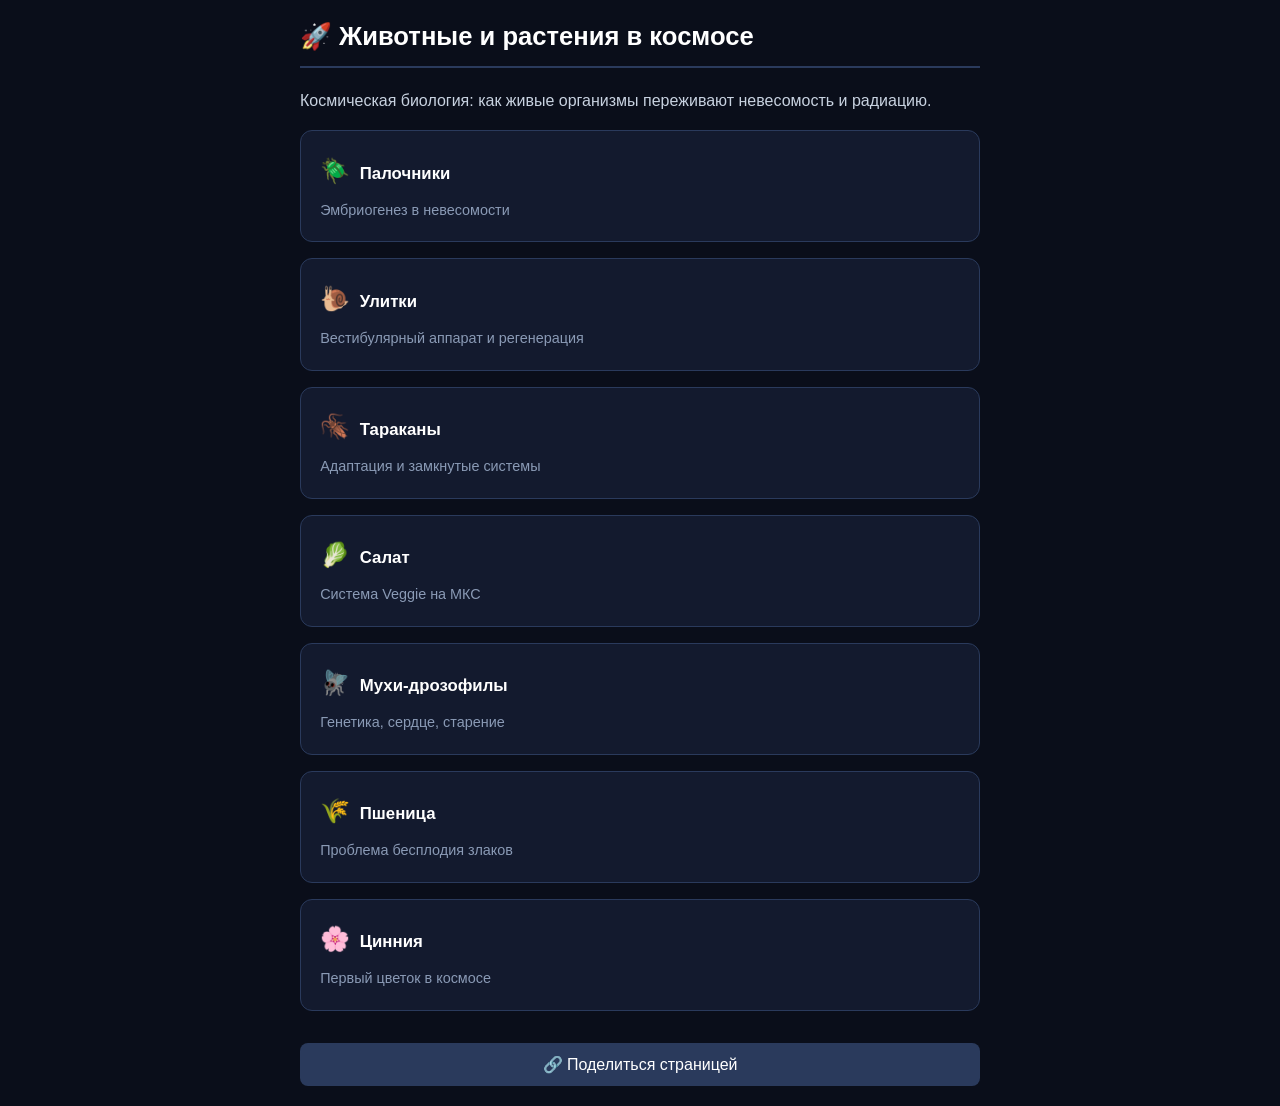
<file: index.html>
<!DOCTYPE html>
<html lang="ru">
<head>
  <meta charset="UTF-8">
  <meta name="viewport" content="width=device-width, initial-scale=1.0">
  <title>Животные и растения в космосе</title>
  <link rel="stylesheet" href="style.css">
</head>
<body>
  <h1>🚀 Животные и растения в космосе</h1>
  <p>Космическая биология: как живые организмы переживают невесомость и радиацию.</p>

  <a href="stick-insects.html" class="menu-card">
    <h3><span class="emoji">🪲</span>Палочники</h3>
    <p>Эмбриогенез в невесомости</p>
  </a>

  <a href="snails.html" class="menu-card">
    <h3><span class="emoji">🐌</span>Улитки</h3>
    <p>Вестибулярный аппарат и регенерация</p>
  </a>

  <a href="cockroaches.html" class="menu-card">
    <h3><span class="emoji">🪳</span>Тараканы</h3>
    <p>Адаптация и замкнутые системы</p>
  </a>

  <a href="lettuce.html" class="menu-card">
    <h3><span class="emoji">🥬</span>Салат</h3>
    <p>Система Veggie на МКС</p>
  </a>

  <a href="fruit-flies.html" class="menu-card">
    <h3><span class="emoji">🪰</span>Мухи-дрозофилы</h3>
    <p>Генетика, сердце, старение</p>
  </a>

  <a href="wheat.html" class="menu-card">
    <h3><span class="emoji">🌾</span>Пшеница</h3>
    <p>Проблема бесплодия злаков</p>
  </a>

  <a href="zinnia.html" class="menu-card">
    <h3><span class="emoji">🌸</span>Цинния</h3>
    <p>Первый цветок в космосе</p>
  </a>

  <button class="share-btn" onclick="sharePage()">🔗 Поделиться страницей</button>

  <script>
    function sharePage() {
      if (navigator.share) {
        navigator.share({ title: document.title, url: location.href });
      } else {
        navigator.clipboard.writeText(location.href);
        alert('Ссылка скопирована!');
      }
    }
  </script>
</body>
</html>
</file>
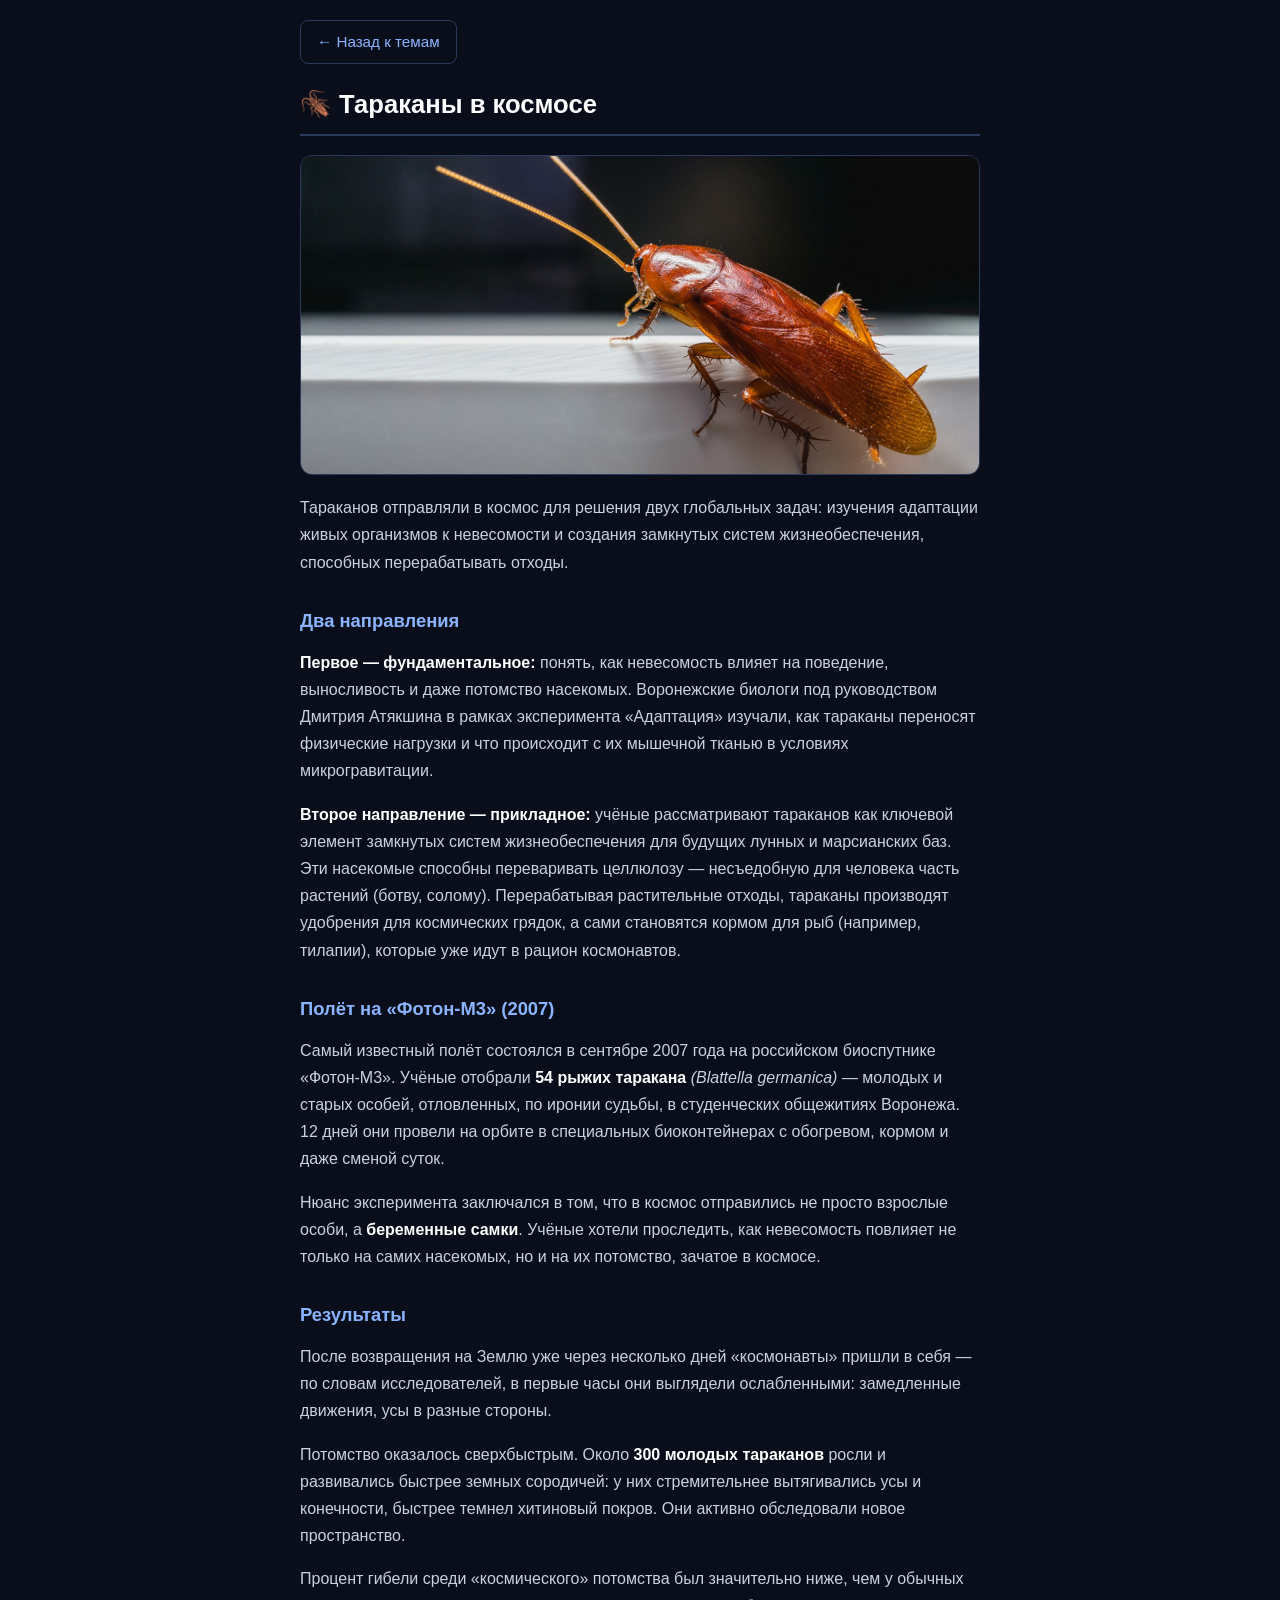
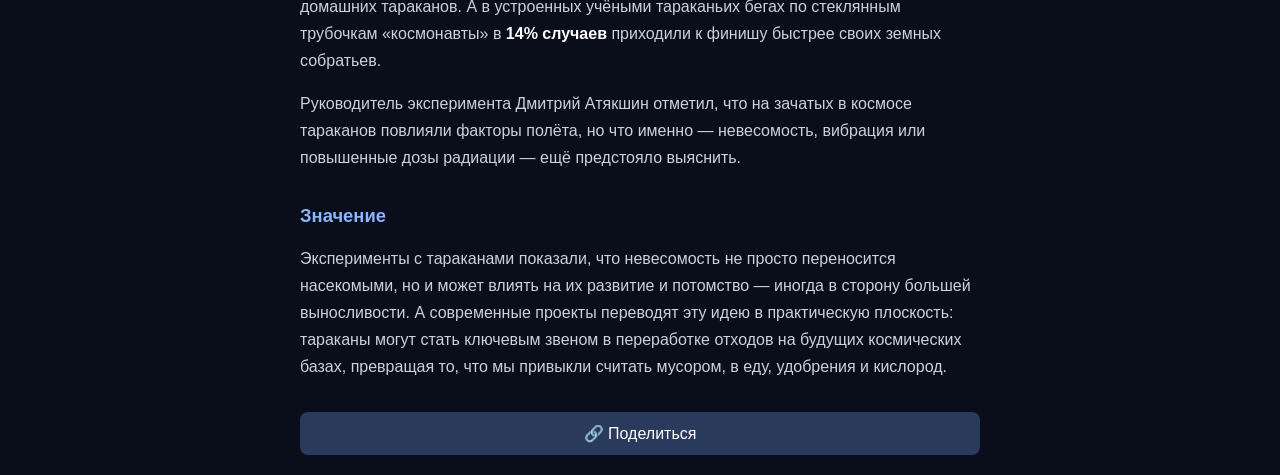
<file: cockroaches.html>
<!DOCTYPE html>
<html lang="ru">
<head>
  <meta charset="UTF-8">
  <meta name="viewport" content="width=device-width, initial-scale=1.0">
  <title>Тараканы в космосе</title>
  <link rel="stylesheet" href="style.css">
</head>
<body>
  <a href="index.html" class="back-link">← Назад к темам</a>
  <h1>🪳 Тараканы в космосе</h1>
<img src="images/cockroach.jpg" alt="Таракан" class="hero">

  <p>Тараканов отправляли в космос для решения двух глобальных задач: изучения адаптации живых организмов к невесомости и создания замкнутых систем жизнеобеспечения, способных перерабатывать отходы.</p>

  <h2>Два направления</h2>
  <p><strong>Первое — фундаментальное:</strong> понять, как невесомость влияет на поведение, выносливость и даже потомство насекомых. Воронежские биологи под руководством Дмитрия Атякшина в рамках эксперимента «Адаптация» изучали, как тараканы переносят физические нагрузки и что происходит с их мышечной тканью в условиях микрогравитации.</p>

  <p><strong>Второе направление — прикладное:</strong> учёные рассматривают тараканов как ключевой элемент замкнутых систем жизнеобеспечения для будущих лунных и марсианских баз. Эти насекомые способны переваривать целлюлозу — несъедобную для человека часть растений (ботву, солому). Перерабатывая растительные отходы, тараканы производят удобрения для космических грядок, а сами становятся кормом для рыб (например, тилапии), которые уже идут в рацион космонавтов.</p>

  <h2>Полёт на «Фотон-М3» (2007)</h2>
  <p>Самый известный полёт состоялся в сентябре 2007 года на российском биоспутнике «Фотон-М3». Учёные отобрали <strong>54 рыжих таракана</strong> <em>(Blattella germanica)</em> — молодых и старых особей, отловленных, по иронии судьбы, в студенческих общежитиях Воронежа. 12 дней они провели на орбите в специальных биоконтейнерах с обогревом, кормом и даже сменой суток.</p>

  <p>Нюанс эксперимента заключался в том, что в космос отправились не просто взрослые особи, а <strong>беременные самки</strong>. Учёные хотели проследить, как невесомость повлияет не только на самих насекомых, но и на их потомство, зачатое в космосе.</p>

  <h2>Результаты</h2>
  <p>После возвращения на Землю уже через несколько дней «космонавты» пришли в себя — по словам исследователей, в первые часы они выглядели ослабленными: замедленные движения, усы в разные стороны.</p>

  <p>Потомство оказалось сверхбыстрым. Около <strong>300 молодых тараканов</strong> росли и развивались быстрее земных сородичей: у них стремительнее вытягивались усы и конечности, быстрее темнел хитиновый покров. Они активно обследовали новое пространство.</p>

  <p>Процент гибели среди «космического» потомства был значительно ниже, чем у обычных домашних тараканов. А в устроенных учёными тараканьих бегах по стеклянным трубочкам «космонавты» в <strong>14% случаев</strong> приходили к финишу быстрее своих земных собратьев.</p>

  <p>Руководитель эксперимента Дмитрий Атякшин отметил, что на зачатых в космосе тараканов повлияли факторы полёта, но что именно — невесомость, вибрация или повышенные дозы радиации — ещё предстояло выяснить.</p>

  <h2>Значение</h2>
  <p>Эксперименты с тараканами показали, что невесомость не просто переносится насекомыми, но и может влиять на их развитие и потомство — иногда в сторону большей выносливости. А современные проекты переводят эту идею в практическую плоскость: тараканы могут стать ключевым звеном в переработке отходов на будущих космических базах, превращая то, что мы привыкли считать мусором, в еду, удобрения и кислород.</p>

  <button class="share-btn" onclick="sharePage()">🔗 Поделиться</button>
  <script>
    function sharePage() {
      if (navigator.share) navigator.share({ title: document.title, url: location.href });
      else { navigator.clipboard.writeText(location.href); alert('Ссылка скопирована!'); }
    }
  </script>
</body>
</html>
</file>
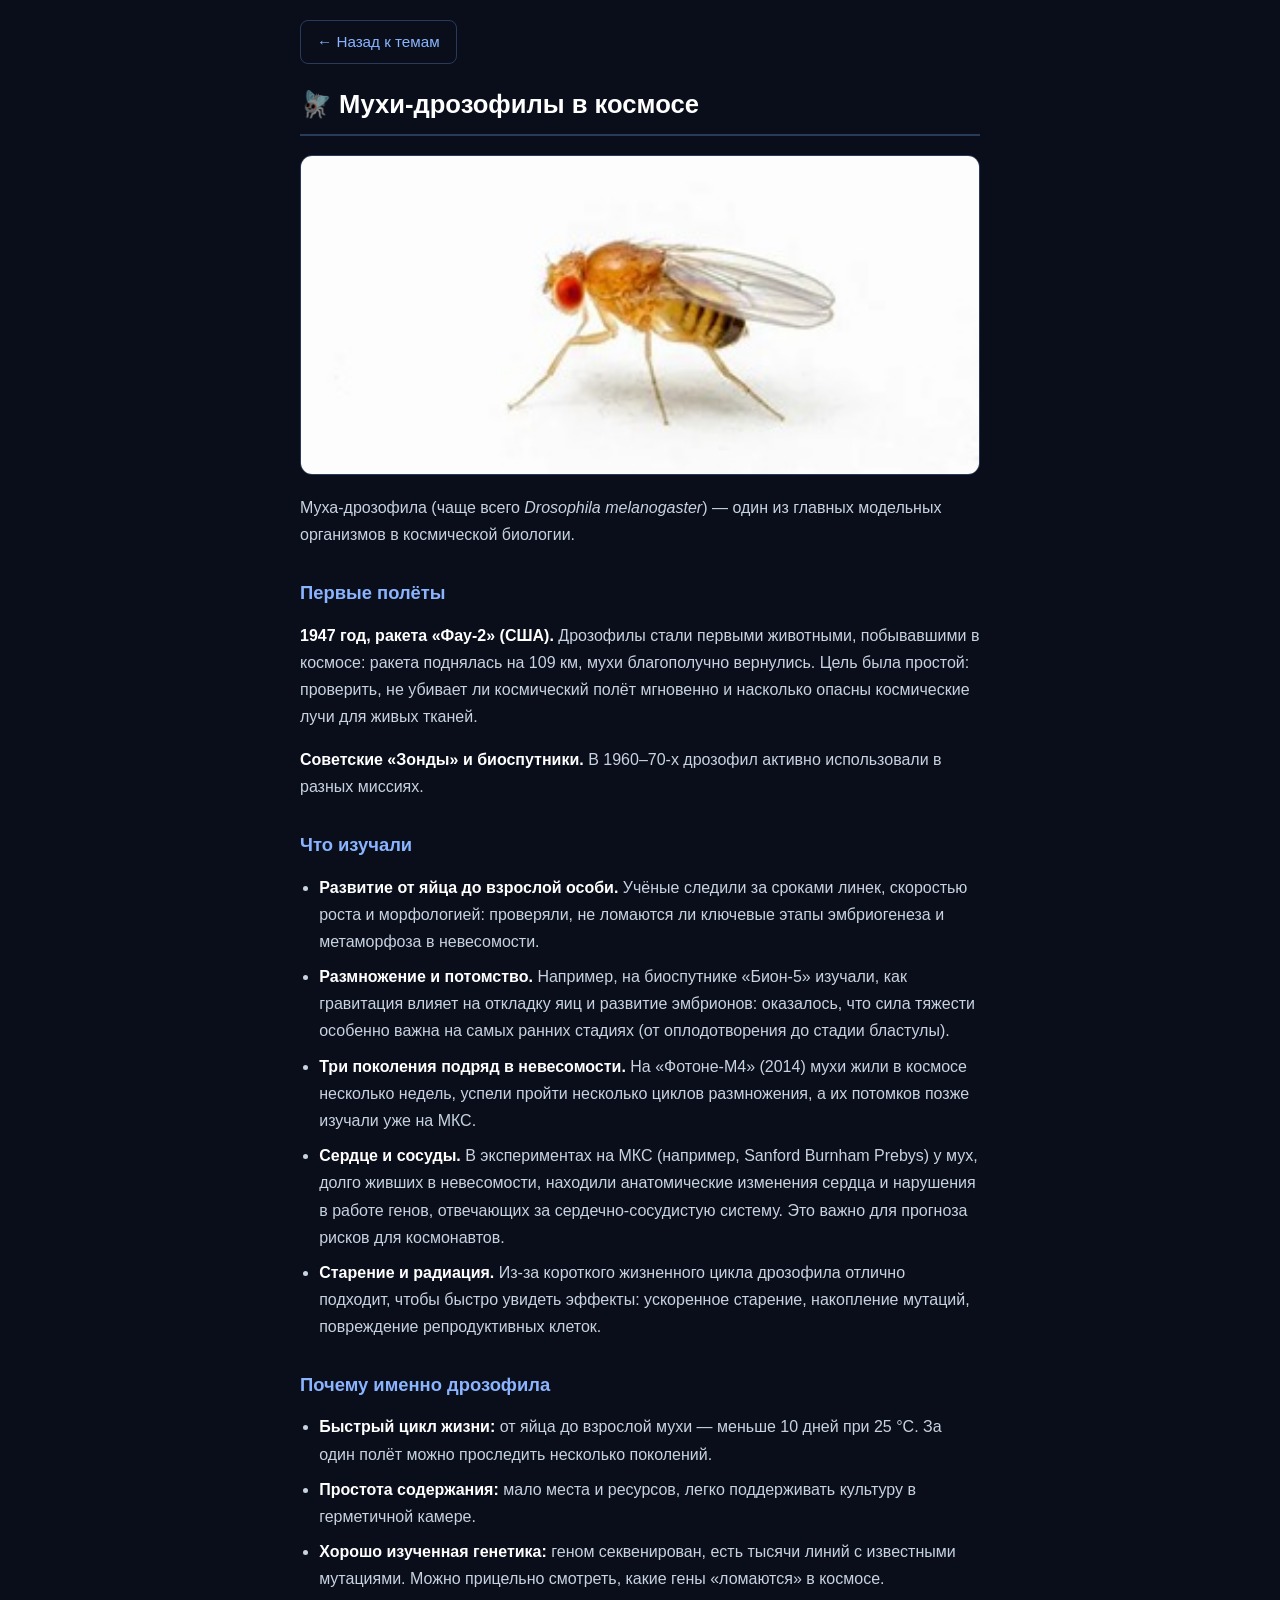
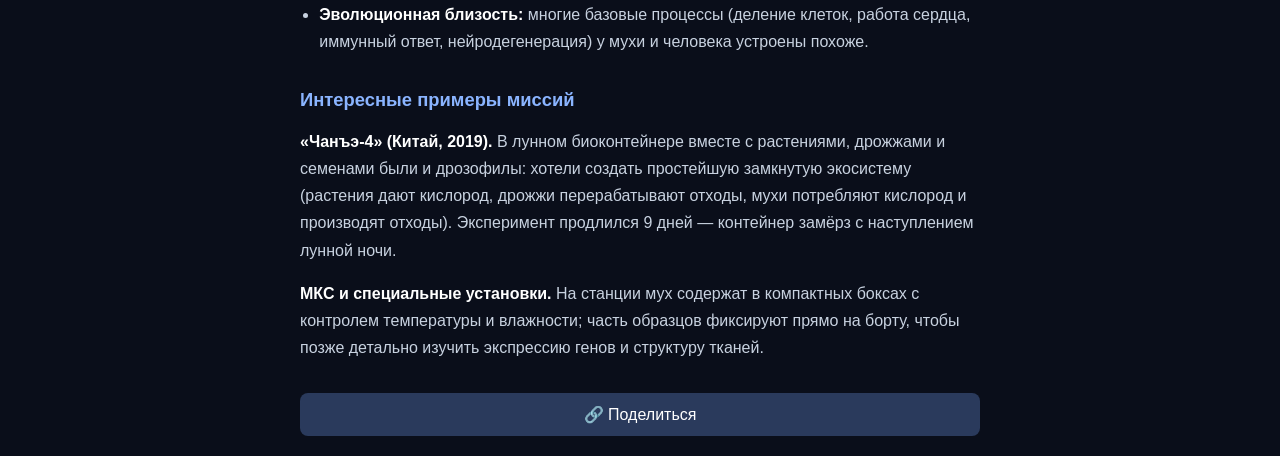
<file: fruit-flies.html>
<!DOCTYPE html>
<html lang="ru">
<head>
  <meta charset="UTF-8">
  <meta name="viewport" content="width=device-width, initial-scale=1.0">
  <title>Мухи-дрозофилы в космосе</title>
  <link rel="stylesheet" href="style.css">
</head>
<body>
  <a href="index.html" class="back-link">← Назад к темам</a>
  <h1>🪰 Мухи-дрозофилы в космосе</h1>
<img src="images/fruit-fly.jpg" alt="Муха-дрозофила" class="hero">
  <p>Муха-дрозофила (чаще всего <em>Drosophila melanogaster</em>) — один из главных модельных организмов в космической биологии.</p>

  <h2>Первые полёты</h2>
  <p><strong>1947 год, ракета «Фау-2» (США).</strong> Дрозофилы стали первыми животными, побывавшими в космосе: ракета поднялась на 109 км, мухи благополучно вернулись. Цель была простой: проверить, не убивает ли космический полёт мгновенно и насколько опасны космические лучи для живых тканей.</p>

  <p><strong>Советские «Зонды» и биоспутники.</strong> В 1960–70-х дрозофил активно использовали в разных миссиях.</p>

  <h2>Что изучали</h2>
  <ul>
    <li><strong>Развитие от яйца до взрослой особи.</strong> Учёные следили за сроками линек, скоростью роста и морфологией: проверяли, не ломаются ли ключевые этапы эмбриогенеза и метаморфоза в невесомости.</li>
    <li><strong>Размножение и потомство.</strong> Например, на биоспутнике «Бион-5» изучали, как гравитация влияет на откладку яиц и развитие эмбрионов: оказалось, что сила тяжести особенно важна на самых ранних стадиях (от оплодотворения до стадии бластулы).</li>
    <li><strong>Три поколения подряд в невесомости.</strong> На «Фотоне-М4» (2014) мухи жили в космосе несколько недель, успели пройти несколько циклов размножения, а их потомков позже изучали уже на МКС.</li>
    <li><strong>Сердце и сосуды.</strong> В экспериментах на МКС (например, Sanford Burnham Prebys) у мух, долго живших в невесомости, находили анатомические изменения сердца и нарушения в работе генов, отвечающих за сердечно-сосудистую систему. Это важно для прогноза рисков для космонавтов.</li>
    <li><strong>Старение и радиация.</strong> Из-за короткого жизненного цикла дрозофила отлично подходит, чтобы быстро увидеть эффекты: ускоренное старение, накопление мутаций, повреждение репродуктивных клеток.</li>
  </ul>

  <h2>Почему именно дрозофила</h2>
  <ul>
    <li><strong>Быстрый цикл жизни:</strong> от яйца до взрослой мухи — меньше 10 дней при 25 °С. За один полёт можно проследить несколько поколений.</li>
    <li><strong>Простота содержания:</strong> мало места и ресурсов, легко поддерживать культуру в герметичной камере.</li>
    <li><strong>Хорошо изученная генетика:</strong> геном секвенирован, есть тысячи линий с известными мутациями. Можно прицельно смотреть, какие гены «ломаются» в космосе.</li>
    <li><strong>Эволюционная близость:</strong> многие базовые процессы (деление клеток, работа сердца, иммунный ответ, нейродегенерация) у мухи и человека устроены похоже.</li>
  </ul>

  <h2>Интересные примеры миссий</h2>
  <p><strong>«Чанъэ-4» (Китай, 2019).</strong> В лунном биоконтейнере вместе с растениями, дрожжами и семенами были и дрозофилы: хотели создать простейшую замкнутую экосистему (растения дают кислород, дрожжи перерабатывают отходы, мухи потребляют кислород и производят отходы). Эксперимент продлился 9 дней — контейнер замёрз с наступлением лунной ночи.</p>

  <p><strong>МКС и специальные установки.</strong> На станции мух содержат в компактных боксах с контролем температуры и влажности; часть образцов фиксируют прямо на борту, чтобы позже детально изучить экспрессию генов и структуру тканей.</p>

  <button class="share-btn" onclick="sharePage()">🔗 Поделиться</button>
  <script>
    function sharePage() {
      if (navigator.share) navigator.share({ title: document.title, url: location.href });
      else { navigator.clipboard.writeText(location.href); alert('Ссылка скопирована!'); }
    }
  </script>
</body>
</html>
</file>
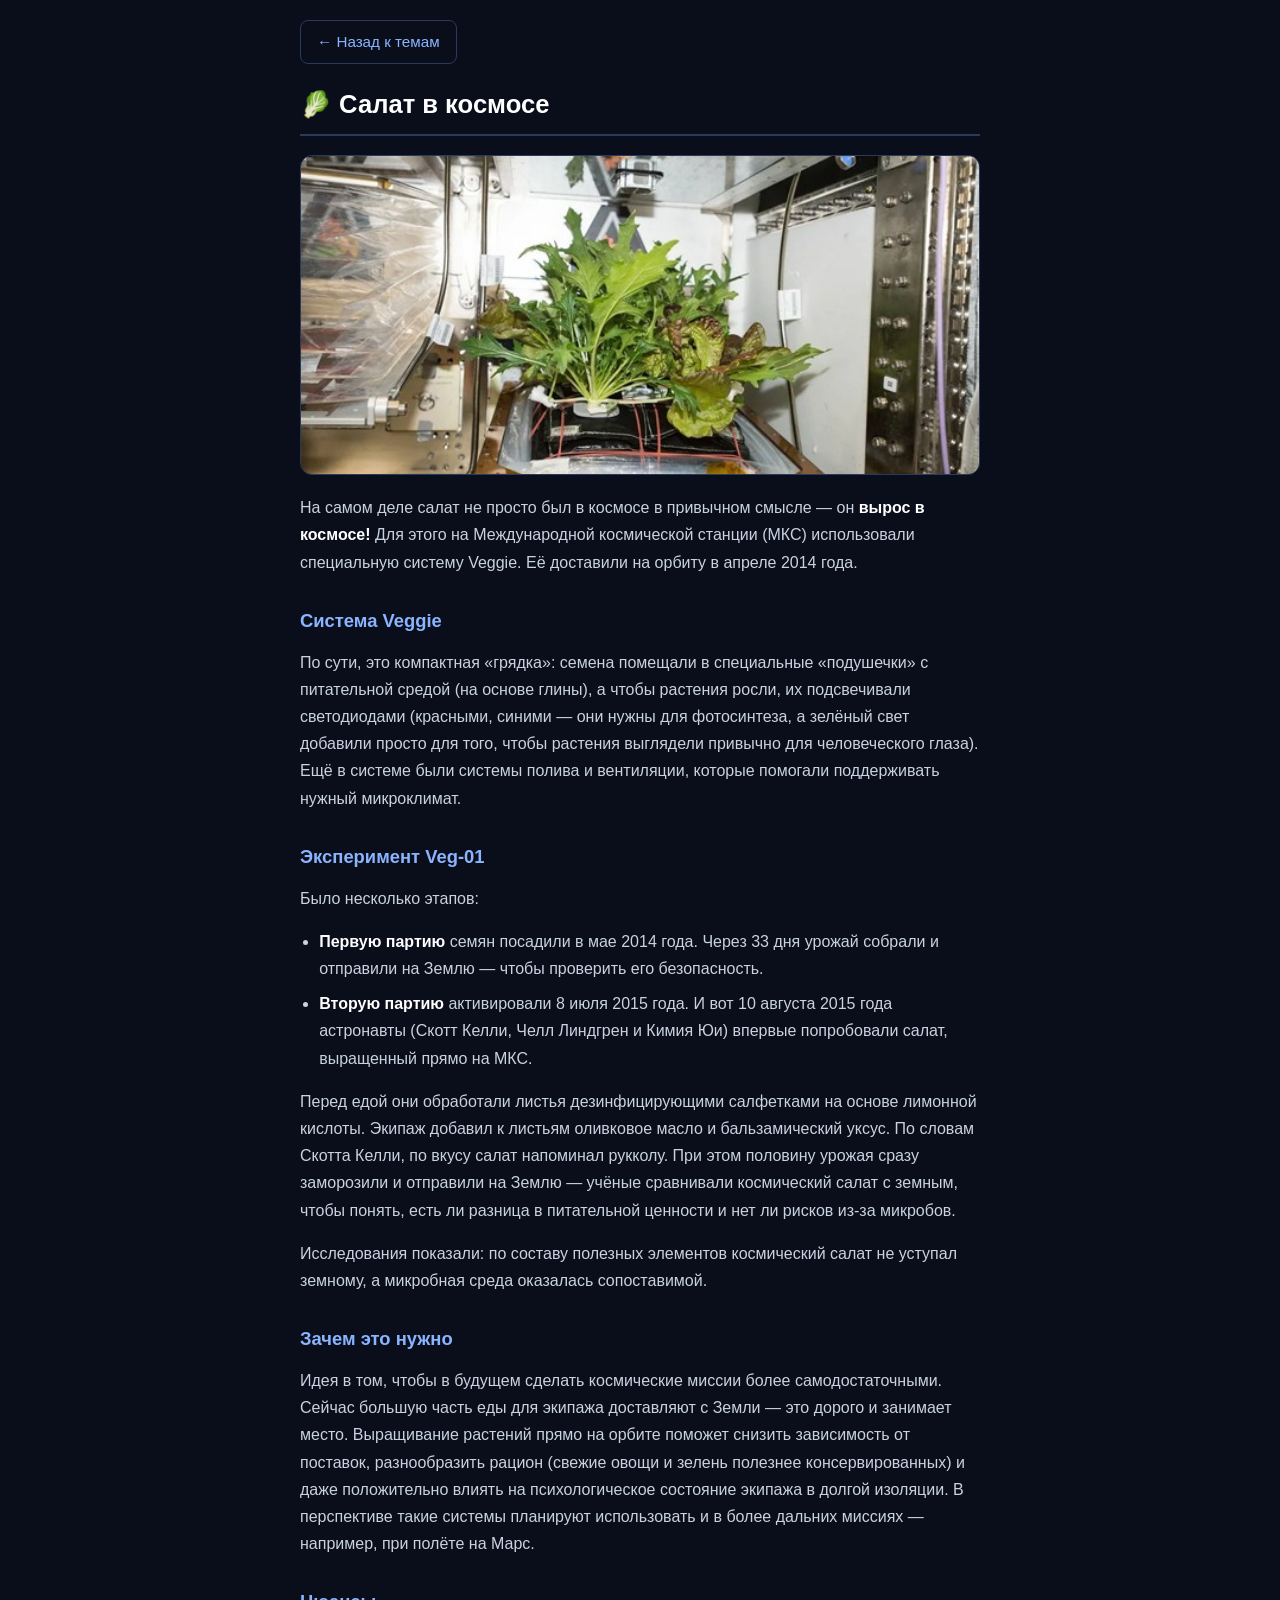
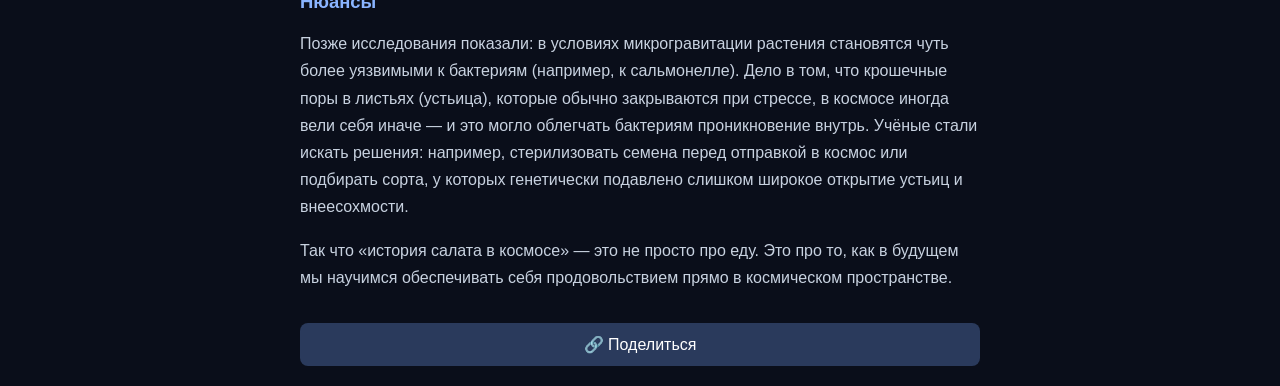
<file: lettuce.html>
<!DOCTYPE html>
<html lang="ru">
<head>
  <meta charset="UTF-8">
  <meta name="viewport" content="width=device-width, initial-scale=1.0">
  <title>Салат в космосе</title>
  <link rel="stylesheet" href="style.css">
</head>
<body>
  <a href="index.html" class="back-link">← Назад к темам</a>
  <h1>🥬 Салат в космосе</h1>
 <img src="images/lettuce.jpg" alt="Салат в системе Veggie на МКС" class="hero">
  <p>На самом деле салат не просто был в космосе в привычном смысле — он <strong>вырос в космосе!</strong> Для этого на Международной космической станции (МКС) использовали специальную систему Veggie. Её доставили на орбиту в апреле 2014 года.</p>

  <h2>Система Veggie</h2>
  <p>По сути, это компактная «грядка»: семена помещали в специальные «подушечки» с питательной средой (на основе глины), а чтобы растения росли, их подсвечивали светодиодами (красными, синими — они нужны для фотосинтеза, а зелёный свет добавили просто для того, чтобы растения выглядели привычно для человеческого глаза). Ещё в системе были системы полива и вентиляции, которые помогали поддерживать нужный микроклимат.</p>

  <h2>Эксперимент Veg-01</h2>
  <p>Было несколько этапов:</p>
  <ul>
    <li><strong>Первую партию</strong> семян посадили в мае 2014 года. Через 33 дня урожай собрали и отправили на Землю — чтобы проверить его безопасность.</li>
    <li><strong>Вторую партию</strong> активировали 8 июля 2015 года. И вот 10 августа 2015 года астронавты (Скотт Келли, Челл Линдгрен и Кимия Юи) впервые попробовали салат, выращенный прямо на МКС.</li>
  </ul>

  <p>Перед едой они обработали листья дезинфицирующими салфетками на основе лимонной кислоты. Экипаж добавил к листьям оливковое масло и бальзамический уксус. По словам Скотта Келли, по вкусу салат напоминал рукколу. При этом половину урожая сразу заморозили и отправили на Землю — учёные сравнивали космический салат с земным, чтобы понять, есть ли разница в питательной ценности и нет ли рисков из-за микробов.</p>

  <p>Исследования показали: по составу полезных элементов космический салат не уступал земному, а микробная среда оказалась сопоставимой.</p>

  <h2>Зачем это нужно</h2>
  <p>Идея в том, чтобы в будущем сделать космические миссии более самодостаточными. Сейчас большую часть еды для экипажа доставляют с Земли — это дорого и занимает место. Выращивание растений прямо на орбите поможет снизить зависимость от поставок, разнообразить рацион (свежие овощи и зелень полезнее консервированных) и даже положительно влиять на психологическое состояние экипажа в долгой изоляции. В перспективе такие системы планируют использовать и в более дальних миссиях — например, при полёте на Марс.</p>

  <h2>Нюансы</h2>
  <p>Позже исследования показали: в условиях микрогравитации растения становятся чуть более уязвимыми к бактериям (например, к сальмонелле). Дело в том, что крошечные поры в листьях (устьица), которые обычно закрываются при стрессе, в космосе иногда вели себя иначе — и это могло облегчать бактериям проникновение внутрь. Учёные стали искать решения: например, стерилизовать семена перед отправкой в космос или подбирать сорта, у которых генетически подавлено слишком широкое открытие устьиц и внеесохмости.</p>

  <p>Так что «история салата в космосе» — это не просто про еду. Это про то, как в будущем мы научимся обеспечивать себя продовольствием прямо в космическом пространстве.</p>

  <button class="share-btn" onclick="sharePage()">🔗 Поделиться</button>
  <script>
    function sharePage() {
      if (navigator.share) navigator.share({ title: document.title, url: location.href });
      else { navigator.clipboard.writeText(location.href); alert('Ссылка скопирована!'); }
    }
  </script>
</body>
</html>
</file>
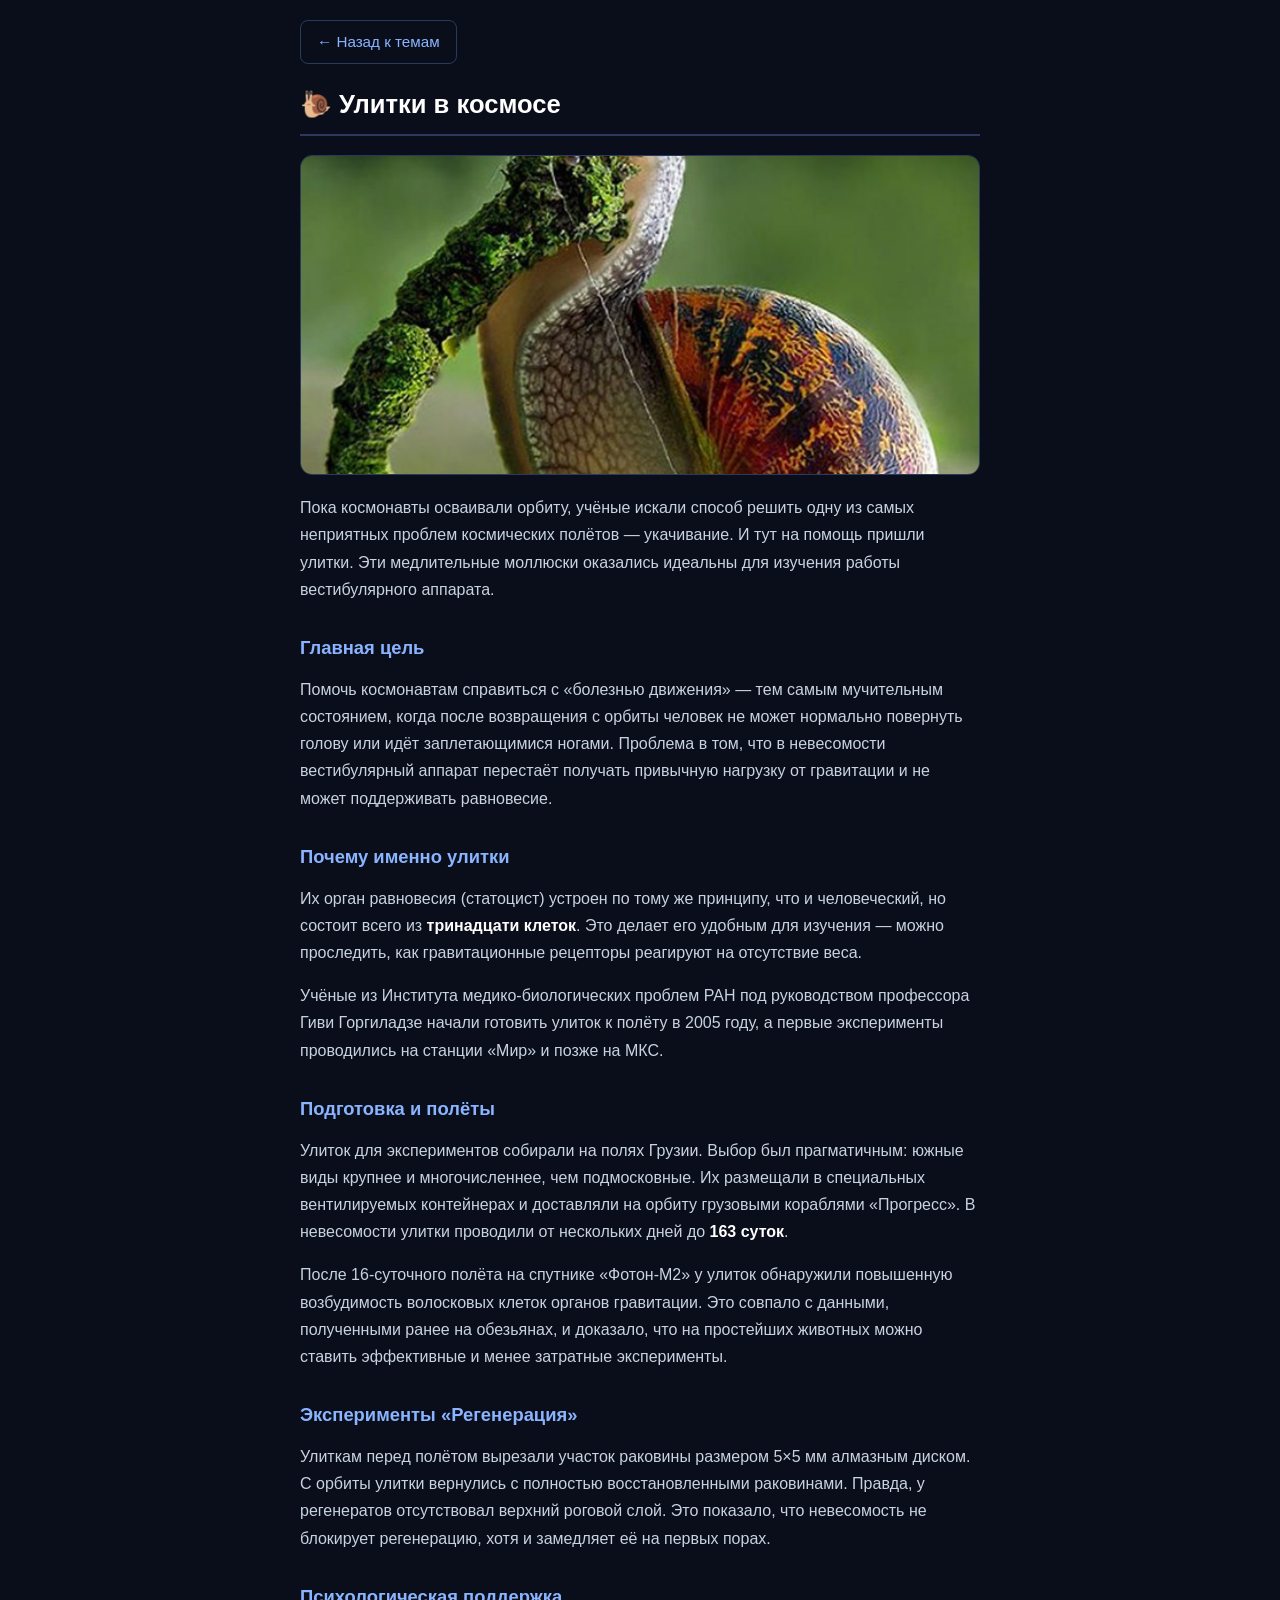
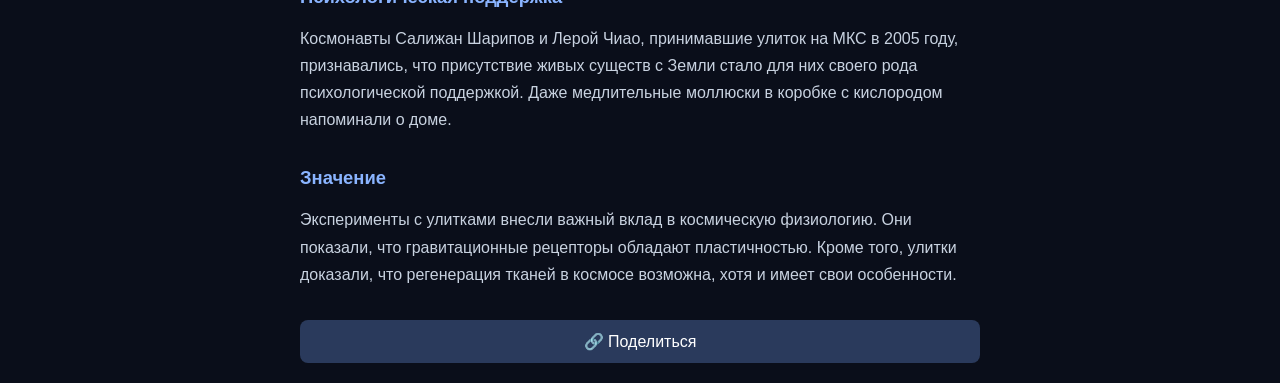
<file: snails.html>
<!DOCTYPE html>
<html lang="ru">
<head>
  <meta charset="UTF-8">
  <meta name="viewport" content="width=device-width, initial-scale=1.0">
  <title>Улитки в космосе</title>
  <link rel="stylesheet" href="style.css">
</head>
<body>
  <a href="index.html" class="back-link">← Назад к темам</a>
  <h1>🐌 Улитки в космосе</h1>
 <img src="images/snail.jpg" alt="Улитка" class="hero">

  <p>Пока космонавты осваивали орбиту, учёные искали способ решить одну из самых неприятных проблем космических полётов — укачивание. И тут на помощь пришли улитки. Эти медлительные моллюски оказались идеальны для изучения работы вестибулярного аппарата.</p>

  <h2>Главная цель</h2>
  <p>Помочь космонавтам справиться с «болезнью движения» — тем самым мучительным состоянием, когда после возвращения с орбиты человек не может нормально повернуть голову или идёт заплетающимися ногами. Проблема в том, что в невесомости вестибулярный аппарат перестаёт получать привычную нагрузку от гравитации и не может поддерживать равновесие.</p>

  <h2>Почему именно улитки</h2>
  <p>Их орган равновесия (статоцист) устроен по тому же принципу, что и человеческий, но состоит всего из <strong>тринадцати клеток</strong>. Это делает его удобным для изучения — можно проследить, как гравитационные рецепторы реагируют на отсутствие веса.</p>

  <p>Учёные из Института медико-биологических проблем РАН под руководством профессора Гиви Горгиладзе начали готовить улиток к полёту в 2005 году, а первые эксперименты проводились на станции «Мир» и позже на МКС.</p>

  <h2>Подготовка и полёты</h2>
  <p>Улиток для экспериментов собирали на полях Грузии. Выбор был прагматичным: южные виды крупнее и многочисленнее, чем подмосковные. Их размещали в специальных вентилируемых контейнерах и доставляли на орбиту грузовыми кораблями «Прогресс». В невесомости улитки проводили от нескольких дней до <strong>163 суток</strong>.</p>

  <p>После 16-суточного полёта на спутнике «Фотон-М2» у улиток обнаружили повышенную возбудимость волосковых клеток органов гравитации. Это совпало с данными, полученными ранее на обезьянах, и доказало, что на простейших животных можно ставить эффективные и менее затратные эксперименты.</p>

  <h2>Эксперименты «Регенерация»</h2>
  <p>Улиткам перед полётом вырезали участок раковины размером 5×5 мм алмазным диском. С орбиты улитки вернулись с полностью восстановленными раковинами. Правда, у регенератов отсутствовал верхний роговой слой. Это показало, что невесомость не блокирует регенерацию, хотя и замедляет её на первых порах.</p>

  <h2>Психологическая поддержка</h2>
  <p>Космонавты Салижан Шарипов и Лерой Чиао, принимавшие улиток на МКС в 2005 году, признавались, что присутствие живых существ с Земли стало для них своего рода психологической поддержкой. Даже медлительные моллюски в коробке с кислородом напоминали о доме.</p>

  <h2>Значение</h2>
  <p>Эксперименты с улитками внесли важный вклад в космическую физиологию. Они показали, что гравитационные рецепторы обладают пластичностью. Кроме того, улитки доказали, что регенерация тканей в космосе возможна, хотя и имеет свои особенности.</p>

  <button class="share-btn" onclick="sharePage()">🔗 Поделиться</button>
  <script>
    function sharePage() {
      if (navigator.share) navigator.share({ title: document.title, url: location.href });
      else { navigator.clipboard.writeText(location.href); alert('Ссылка скопирована!'); }
    }
  </script>
</body>
</html>
</file>
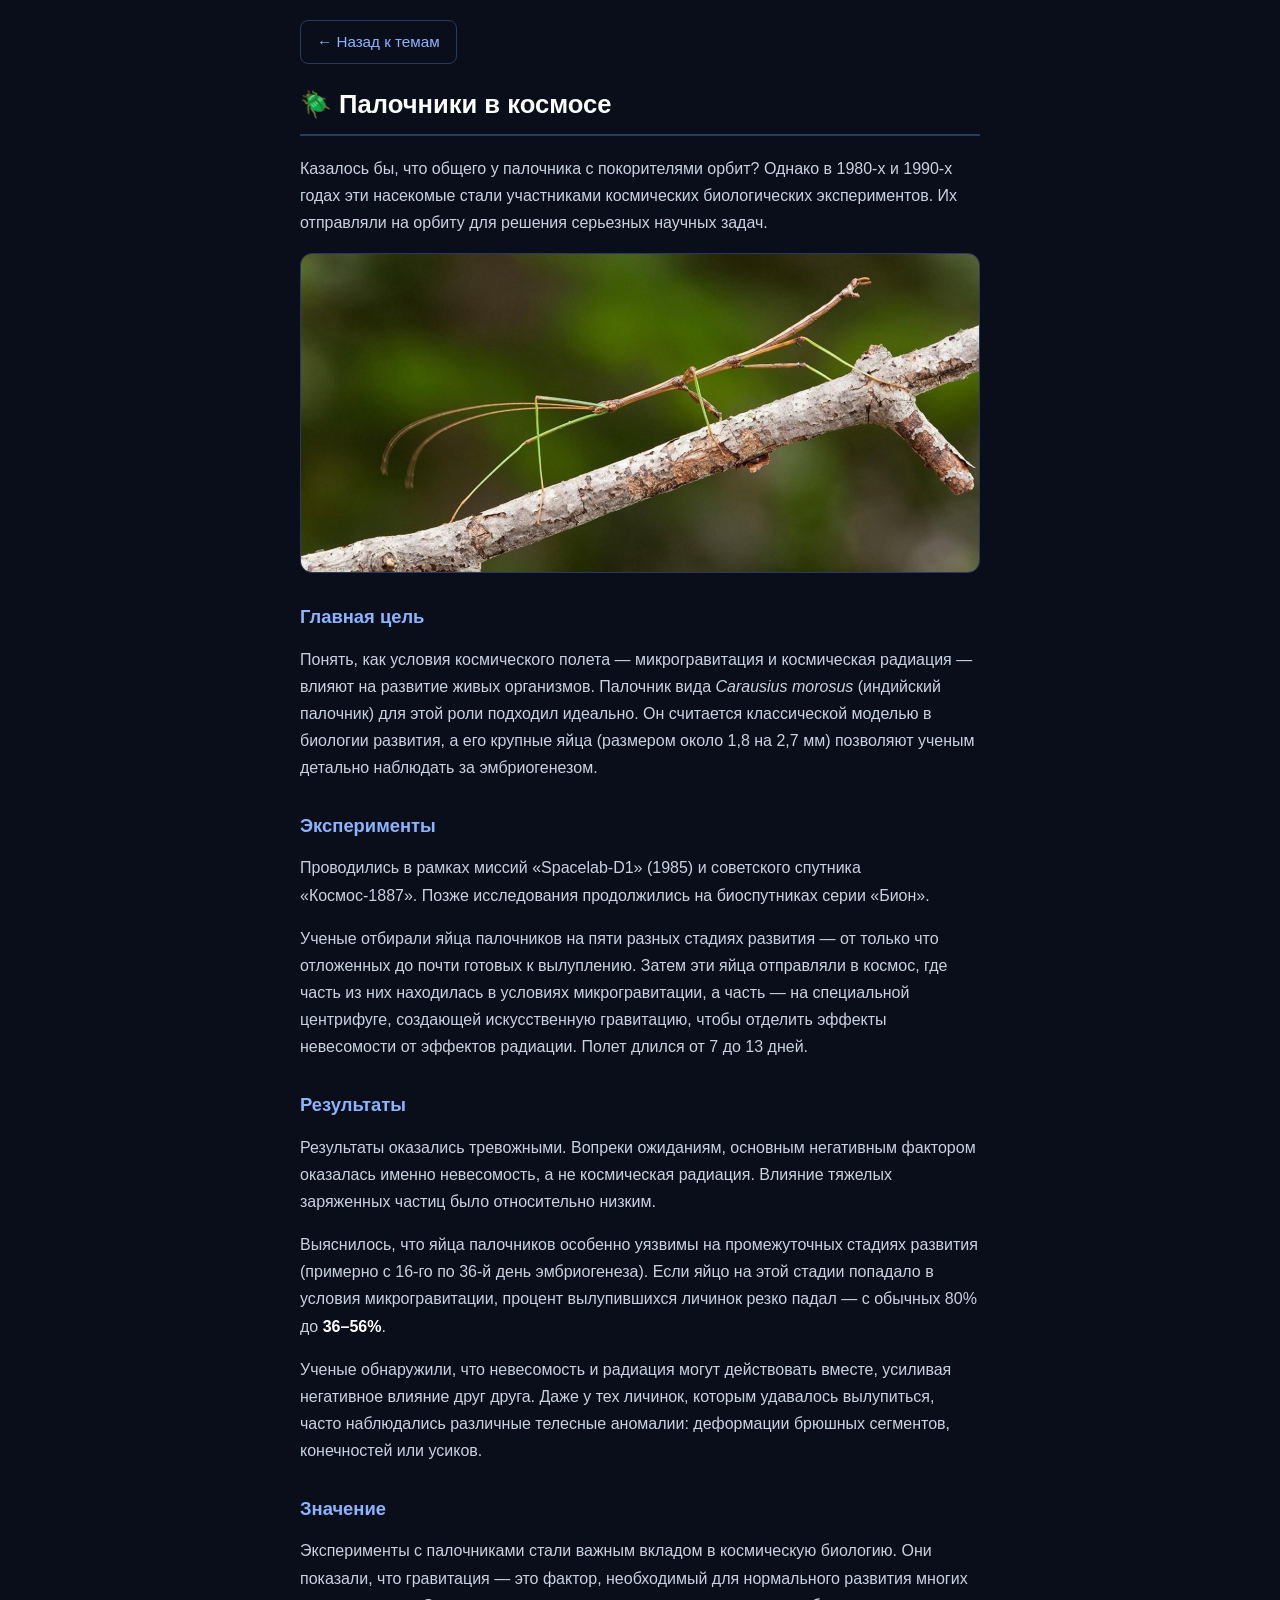
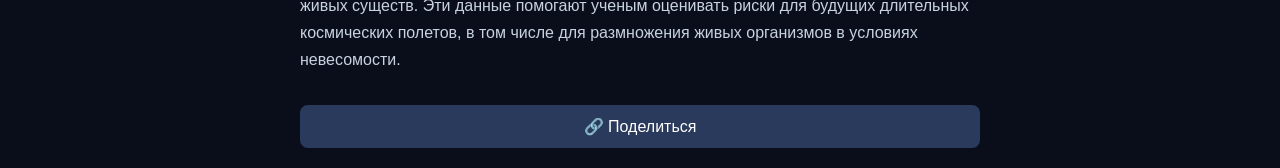
<file: stick-insects.html>
<!DOCTYPE html>
<html lang="ru">
<head>
  <meta charset="UTF-8">
  <meta name="viewport" content="width=device-width, initial-scale=1.0">
  <title>Палочники в космосе</title>
  <link rel="stylesheet" href="style.css">
</head>
<body>
  <a href="index.html" class="back-link">← Назад к темам</a>
  <h1>🪲 Палочники в космосе</h1>

  <p>Казалось бы, что общего у палочника с покорителями орбит? Однако в 1980-х и 1990-х годах эти насекомые стали участниками космических биологических экспериментов. Их отправляли на орбиту для решения серьезных научных задач.</p>
  <img src="images/stick-insect.jpg" alt="Палочник" class="hero">

  <h2>Главная цель</h2>
  <p>Понять, как условия космического полета — микрогравитация и космическая радиация — влияют на развитие живых организмов. Палочник вида <em>Carausius morosus</em> (индийский палочник) для этой роли подходил идеально. Он считается классической моделью в биологии развития, а его крупные яйца (размером около 1,8 на 2,7 мм) позволяют ученым детально наблюдать за эмбриогенезом.</p>

  <h2>Эксперименты</h2>
  <p>Проводились в рамках миссий «Spacelab-D1» (1985) и советского спутника «Космос-1887». Позже исследования продолжились на биоспутниках серии «Бион».</p>

  <p>Ученые отбирали яйца палочников на пяти разных стадиях развития — от только что отложенных до почти готовых к вылуплению. Затем эти яйца отправляли в космос, где часть из них находилась в условиях микрогравитации, а часть — на специальной центрифуге, создающей искусственную гравитацию, чтобы отделить эффекты невесомости от эффектов радиации. Полет длился от 7 до 13 дней.</p>

  <h2>Результаты</h2>
  <p>Результаты оказались тревожными. Вопреки ожиданиям, основным негативным фактором оказалась именно невесомость, а не космическая радиация. Влияние тяжелых заряженных частиц было относительно низким.</p>

  <p>Выяснилось, что яйца палочников особенно уязвимы на промежуточных стадиях развития (примерно с 16-го по 36-й день эмбриогенеза). Если яйцо на этой стадии попадало в условия микрогравитации, процент вылупившихся личинок резко падал — с обычных 80% до <strong>36–56%</strong>.</p>

  <p>Ученые обнаружили, что невесомость и радиация могут действовать вместе, усиливая негативное влияние друг друга. Даже у тех личинок, которым удавалось вылупиться, часто наблюдались различные телесные аномалии: деформации брюшных сегментов, конечностей или усиков.</p>

  <h2>Значение</h2>
  <p>Эксперименты с палочниками стали важным вкладом в космическую биологию. Они показали, что гравитация — это фактор, необходимый для нормального развития многих живых существ. Эти данные помогают ученым оценивать риски для будущих длительных космических полетов, в том числе для размножения живых организмов в условиях невесомости.</p>

  <button class="share-btn" onclick="sharePage()">🔗 Поделиться</button>
  <script>
    function sharePage() {
      if (navigator.share) navigator.share({ title: document.title, url: location.href });
      else { navigator.clipboard.writeText(location.href); alert('Ссылка скопирована!'); }
    }
  </script>
</body>
</html>
</file>
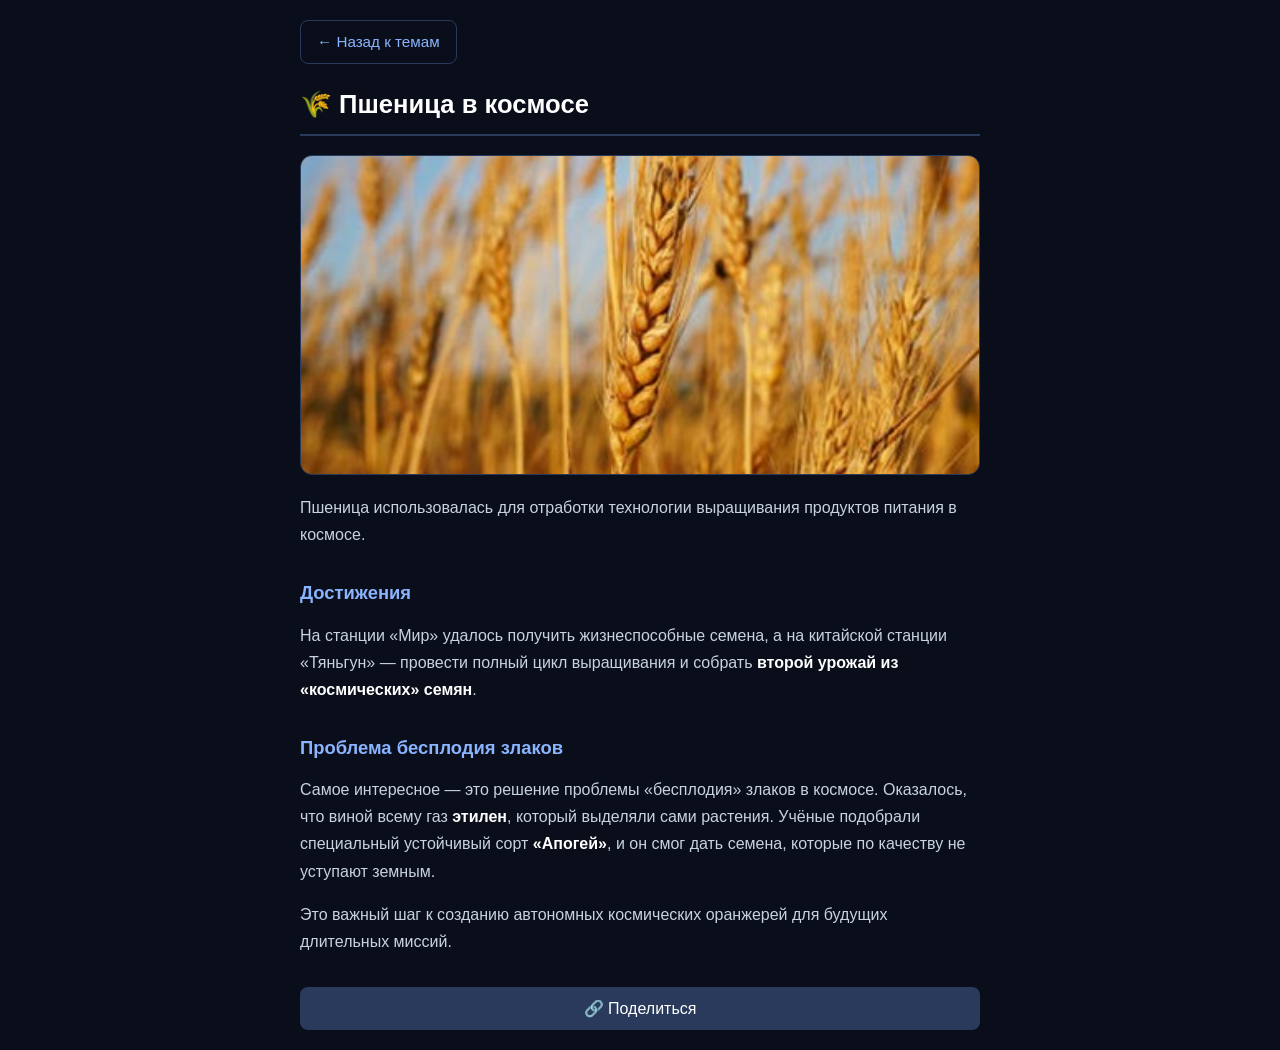
<file: wheat.html>
<!DOCTYPE html>
<html lang="ru">
<head>
  <meta charset="UTF-8">
  <meta name="viewport" content="width=device-width, initial-scale=1.0">
  <title>Пшеница в космосе</title>
  <link rel="stylesheet" href="style.css">
</head>
<body>
  <a href="index.html" class="back-link">← Назад к темам</a>
  <h1>🌾 Пшеница в космосе</h1>
 <img src="images/wheat.jpg" alt="Пшеница" class="hero">
  <p>Пшеница использовалась для отработки технологии выращивания продуктов питания в космосе.</p>

  <h2>Достижения</h2>
  <p>На станции «Мир» удалось получить жизнеспособные семена, а на китайской станции «Тяньгун» — провести полный цикл выращивания и собрать <strong>второй урожай из «космических» семян</strong>.</p>

  <h2>Проблема бесплодия злаков</h2>
  <p>Самое интересное — это решение проблемы «бесплодия» злаков в космосе. Оказалось, что виной всему газ <strong>этилен</strong>, который выделяли сами растения. Учёные подобрали специальный устойчивый сорт <strong>«Апогей»</strong>, и он смог дать семена, которые по качеству не уступают земным.</p>

  <p>Это важный шаг к созданию автономных космических оранжерей для будущих длительных миссий.</p>

  <button class="share-btn" onclick="sharePage()">🔗 Поделиться</button>
  <script>
    function sharePage() {
      if (navigator.share) navigator.share({ title: document.title, url: location.href });
      else { navigator.clipboard.writeText(location.href); alert('Ссылка скопирована!'); }
    }
  </script>
</body>
</html>
</file>
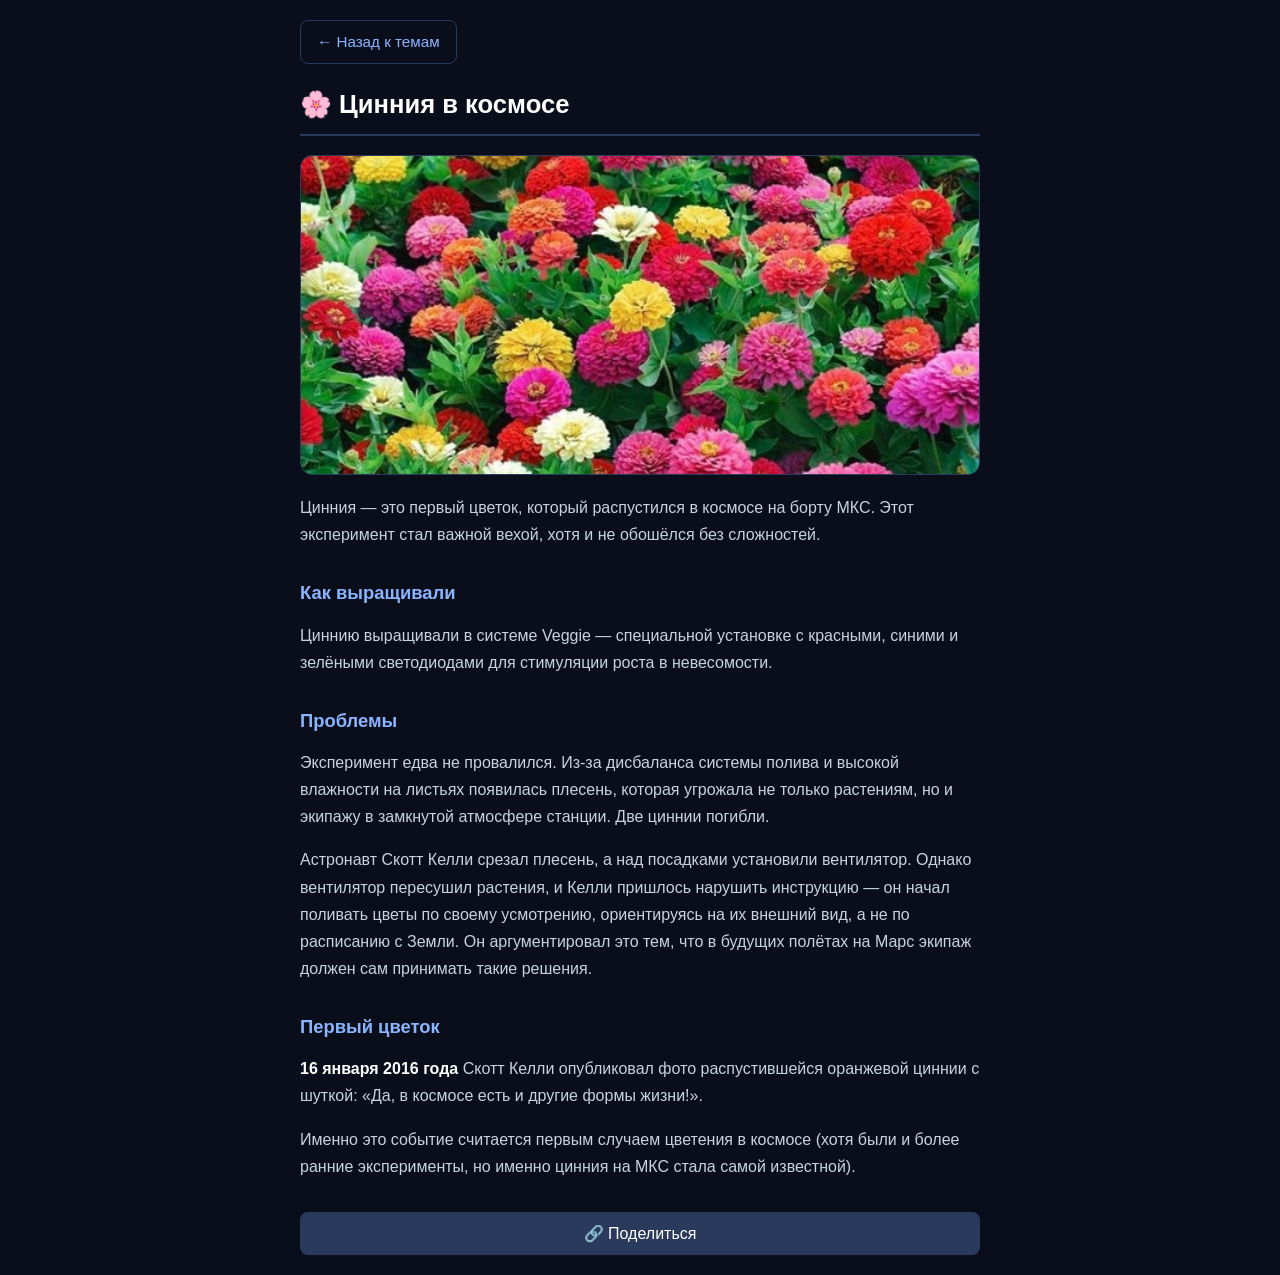
<file: zinnia.html>
<!DOCTYPE html>
<html lang="ru">
<head>
  <meta charset="UTF-8">
  <meta name="viewport" content="width=device-width, initial-scale=1.0">
  <title>Цинния в космосе</title>
  <link rel="stylesheet" href="style.css">
</head>
<body>
  <a href="index.html" class="back-link">← Назад к темам</a>
  <h1>🌸 Цинния в космосе</h1>
 <img src="images/zinnia.jpg" alt="Цинния" class="hero">
  <p>Цинния — это первый цветок, который распустился в космосе на борту МКС. Этот эксперимент стал важной вехой, хотя и не обошёлся без сложностей.</p>

  <h2>Как выращивали</h2>
  <p>Циннию выращивали в системе Veggie — специальной установке с красными, синими и зелёными светодиодами для стимуляции роста в невесомости.</p>

  <h2>Проблемы</h2>
  <p>Эксперимент едва не провалился. Из-за дисбаланса системы полива и высокой влажности на листьях появилась плесень, которая угрожала не только растениям, но и экипажу в замкнутой атмосфере станции. Две циннии погибли.</p>

  <p>Астронавт Скотт Келли срезал плесень, а над посадками установили вентилятор. Однако вентилятор пересушил растения, и Келли пришлось нарушить инструкцию — он начал поливать цветы по своему усмотрению, ориентируясь на их внешний вид, а не по расписанию с Земли. Он аргументировал это тем, что в будущих полётах на Марс экипаж должен сам принимать такие решения.</p>

  <h2>Первый цветок</h2>
  <p><strong>16 января 2016 года</strong> Скотт Келли опубликовал фото распустившейся оранжевой циннии с шуткой: «Да, в космосе есть и другие формы жизни!».</p>

  <p>Именно это событие считается первым случаем цветения в космосе (хотя были и более ранние эксперименты, но именно цинния на МКС стала самой известной).</p>

  <button class="share-btn" onclick="sharePage()">🔗 Поделиться</button>
  <script>
    function sharePage() {
      if (navigator.share) navigator.share({ title: document.title, url: location.href });
      else { navigator.clipboard.writeText(location.href); alert('Ссылка скопирована!'); }
    }
  </script>
</body>
</html>
</file>
<file: style.css>
* {
  margin: 0;
  padding: 0;
  box-sizing: border-box;
}

body {
  font-family: -apple-system, BlinkMacSystemFont, "Segoe UI", Roboto, sans-serif;
  background: #0a0e1a;
  color: #e8ecf5;
  line-height: 1.7;
  padding: 20px;
  max-width: 720px;
  margin: 0 auto;
  min-height: 100vh;
}

h1 {
  font-size: 1.6rem;
  margin-bottom: 1.2rem;
  color: #ffffff;
  line-height: 1.3;
  border-bottom: 2px solid #2a3a5c;
  padding-bottom: 0.8rem;
}

h2 {
  font-size: 1.15rem;
  margin: 1.8rem 0 0.8rem;
  color: #8ab4ff;
}

p {
  margin-bottom: 1rem;
  font-size: 1rem;
  color: #c8d2e0;
}

ul {
  margin: 0.5rem 0 1rem 1.2rem;
}

li {
  margin-bottom: 0.5rem;
  color: #c8d2e0;
}

strong {
  color: #ffffff;
}

.back-link {
  display: inline-block;
  margin-bottom: 1.5rem;
  color: #8ab4ff;
  text-decoration: none;
  font-size: 0.95rem;
  padding: 8px 16px;
  border: 1px solid #2a3a5c;
  border-radius: 8px;
  transition: all 0.2s;
}

.back-link:hover {
  background: #1a2338;
  border-color: #8ab4ff;
}

/* Главная страница */
.menu-card {
  display: block;
  background: #131a2e;
  border: 1px solid #2a3a5c;
  border-radius: 12px;
  padding: 1.2rem;
  margin-bottom: 1rem;
  text-decoration: none;
  color: #e8ecf5;
  transition: all 0.2s;
}

.menu-card:hover {
  background: #1a2338;
  border-color: #8ab4ff;
  transform: translateY(-2px);
}

.menu-card h3 {
  font-size: 1.05rem;
  margin-bottom: 0.4rem;
  color: #ffffff;
}

.menu-card p {
  font-size: 0.9rem;
  margin-bottom: 0;
  color: #8a9ab5;
}

.emoji {
  font-size: 1.5rem;
  margin-right: 0.6rem;
}

/* Кнопка "Поделиться" */
.share-btn {
  display: block;
  width: 100%;
  padding: 12px;
  margin-top: 2rem;
  background: #2a3a5c;
  color: #ffffff;
  border: none;
  border-radius: 8px;
  font-size: 1rem;
  cursor: pointer;
  transition: background 0.2s;
}

.share-btn:hover {
  background: #3a4a6c;
}

/* Картинки */
img {
  max-width: 100%;
  height: auto;
  border-radius: 8px;
  margin: 1rem 0;
}

@media (max-width: 480px) {
  body { padding: 16px; }
  h1 { font-size: 1.35rem; }
  h2 { font-size: 1.05rem; }
}
/* Картинки */
img.hero {
  width: 100%;
  height: auto;
  max-height: 320px;
  object-fit: cover;
  border-radius: 12px;
  margin: 0 0 1.2rem 0;
  display: block;
  border: 1px solid #2a3a5c;
}
</file>
